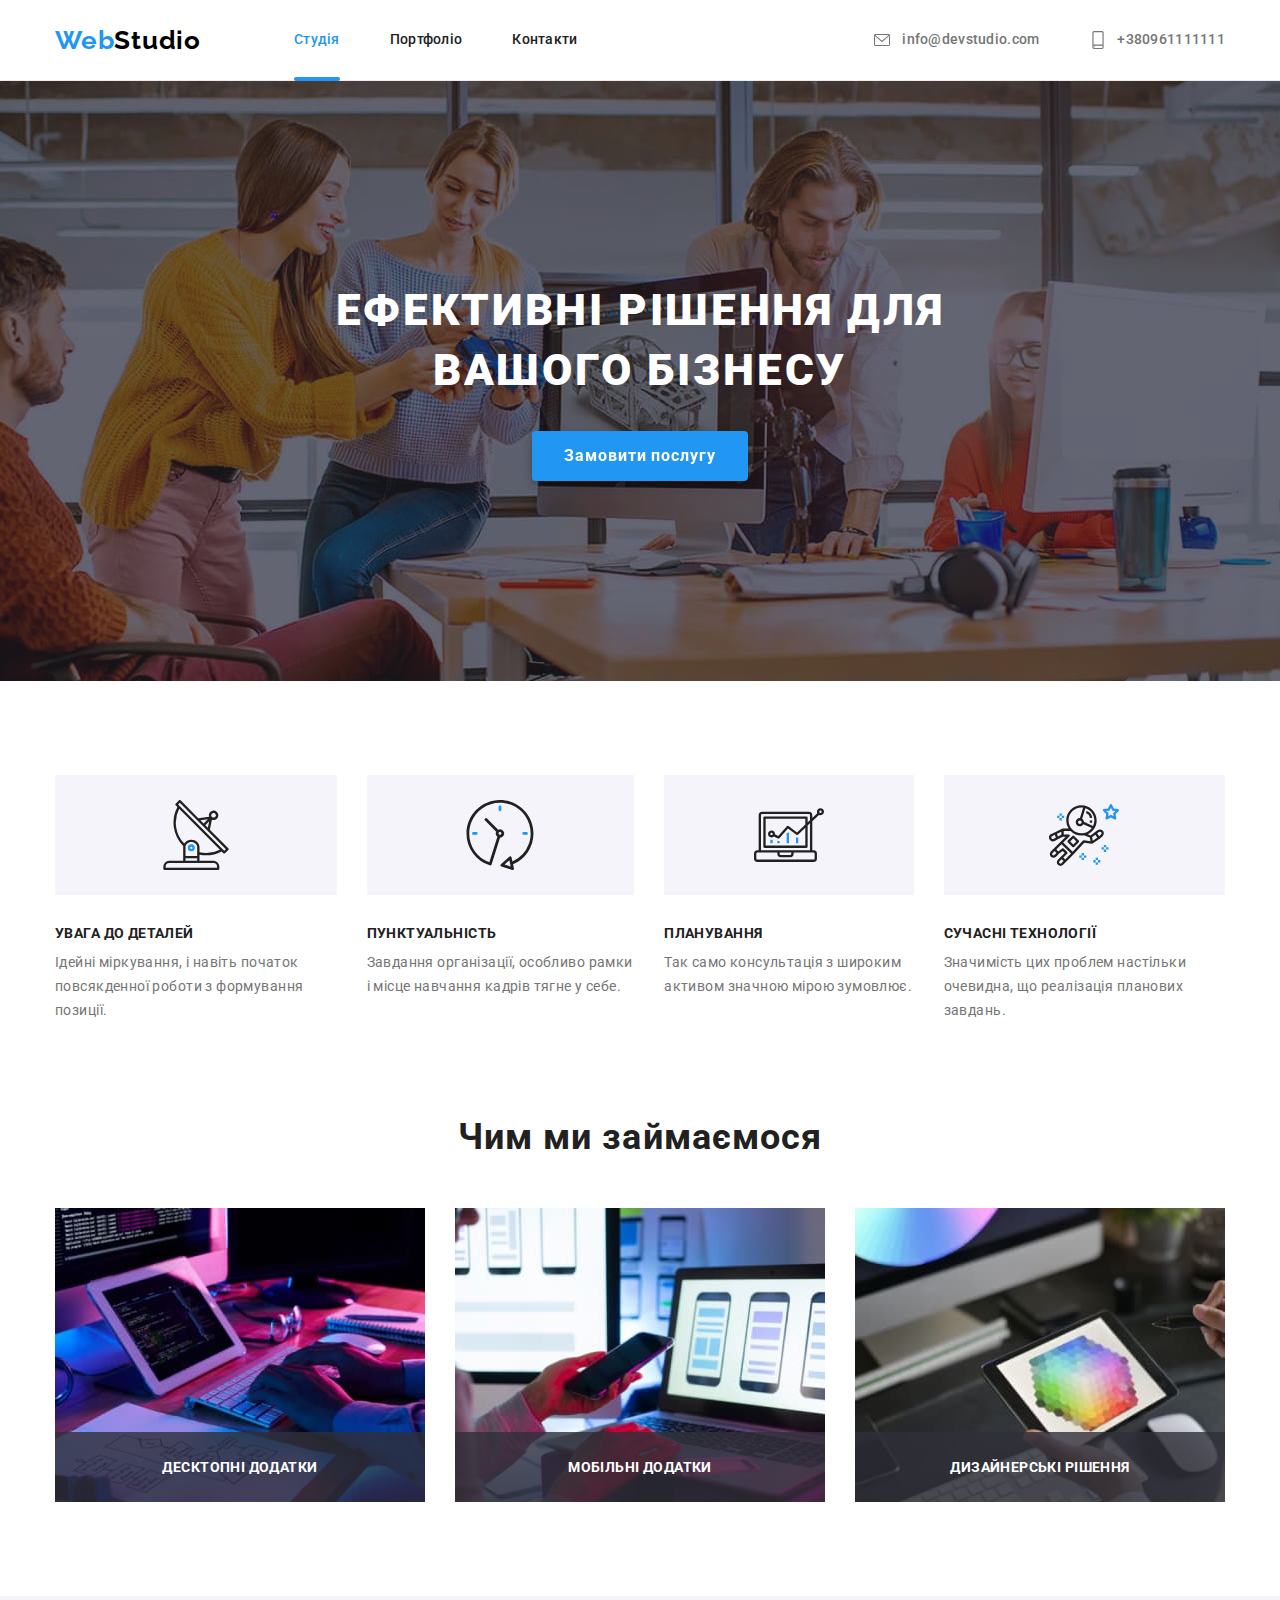
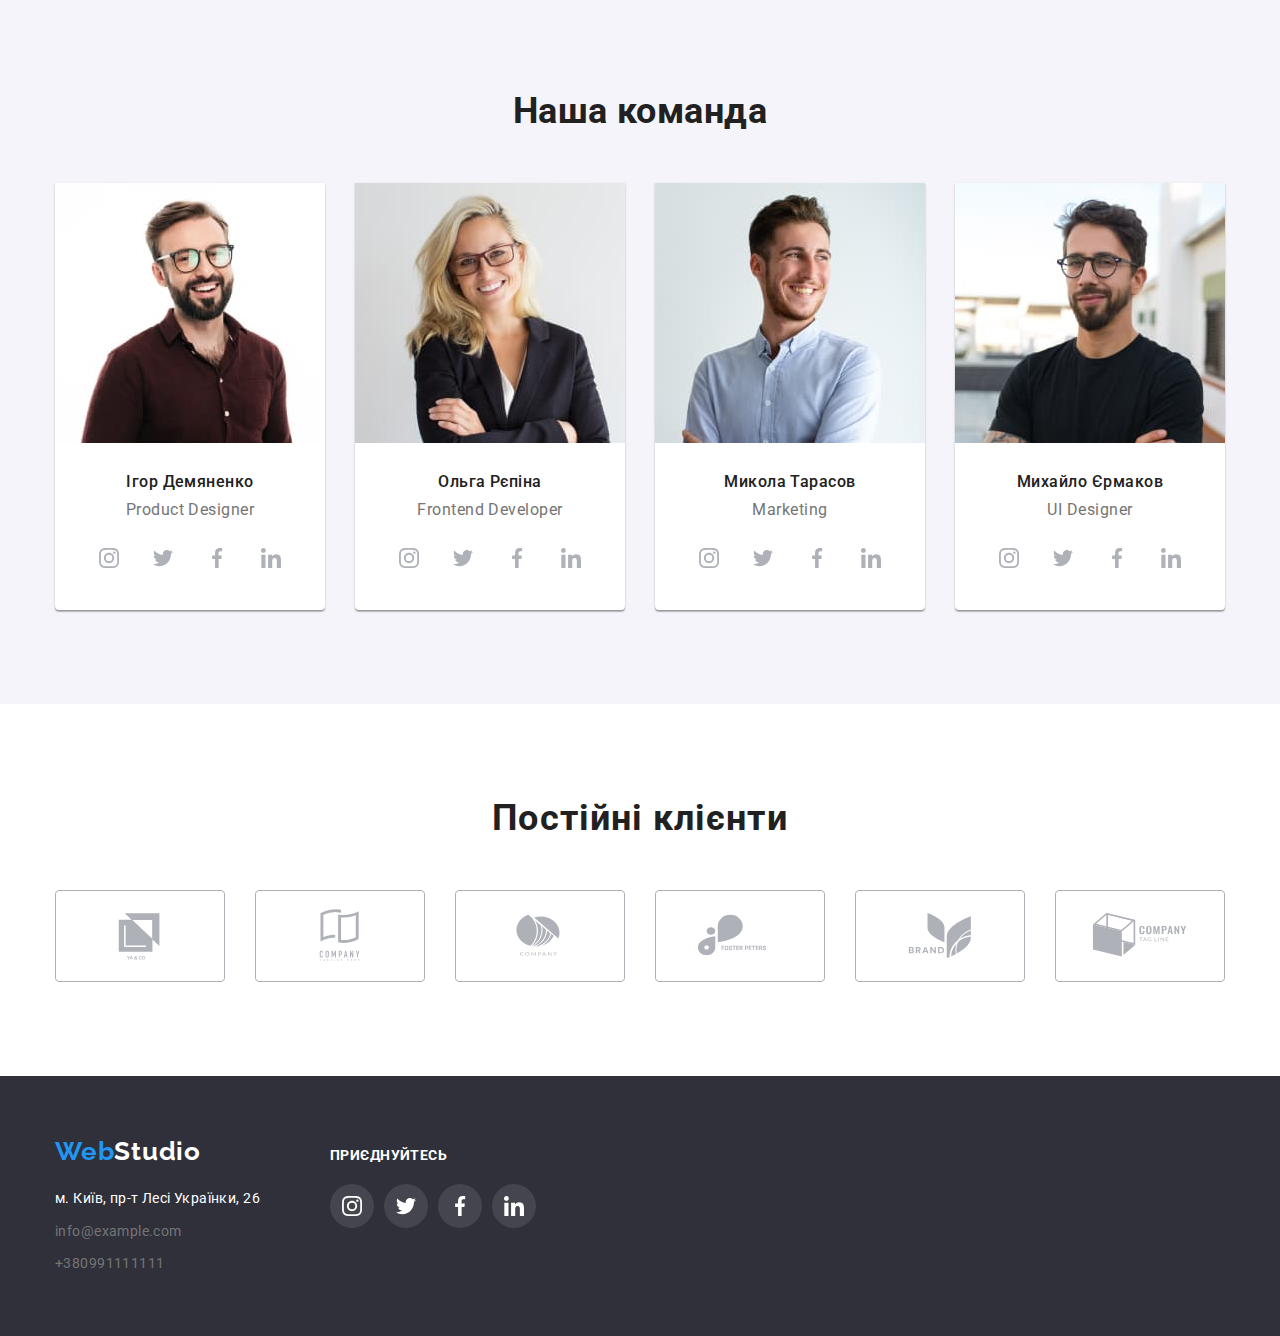
<file: index.html>
<!DOCTYPE html>
<html lang="uk">
  <head>
    <meta charset="UTF-8" />
    <meta http-equiv="X-UA-Compatible" content="IE=edge" />
    <meta name="viewport" content="width=device-width, initial-scale=1.0" />
    <title>Document</title>
    <link rel="preconnect" href="https://fonts.googleapis.com" />
    <link rel="preconnect" href="https://fonts.gstatic.com" crossorigin />
    <link
      href="https://fonts.googleapis.com/css2?family=Raleway:wght@700&family=Roboto:wght@400;500;700;900&display=swap"
      rel="stylesheet"
    />
    <link
      rel="stylesheet"
      href="https://cdnjs.cloudflare.com/ajax/libs/modern-normalize/1.1.0/modern-normalize.min.css"
    />
    <link rel="stylesheet" href="./css/style.css" />
  </head>
  <body>
    <!--шапка сайта-->
    <header class="page-header">
      <div class="box container">
        <nav class="main-nav">
          <a href="./index.html" class="logo"
            >Web<span class="logo-head">Studio</span>
          </a>
          <ul class="site-nav">
            <li class="item">
              <a href="#" class="link current">Студія</a>
            </li>
            <li class="item">
              <a href="./portfolio.html" class="link">Портфоліо</a>
            </li>
            <li class="item">
              <a href="#" class="link" class="link">Контакти</a>
            </li>
          </ul>
        </nav>
       
          <ul class="auth-nav contacts">
            <li class="item">
              <a href="mailto:info@devstudio.com" class="auth-nav-link"
                >
                <svg class="icon-envelope contact-icon" width="20" height="16">
                  <use href="./images/sprite.svg#icon-envelope">
                  </use>  
                </svg> 
                info@devstudio.com
                </a>
            </li>
            <li class="item">
              <a href="tel:+380961111111" class="auth-nav-link" 
              > <svg class="icon-smartphone contact-icon" width="18" height="24">
                <use href="./images/sprite.svg#icon-smartphone"></use>
              </svg>
              +380961111111
              </a>
            </li>
          </ul>
       
      </div>
    </header>
    <main>
      <!--герой-->

      <section class="hero">
        <div class="container">
        <h1 class="hero-title">Ефективні рішення для вашого бізнесу</h1>
        <button type="button" class="hero-button" data-modal-open >Замовити послугу</button>
        </div>

      </section>

      <!--вставка без заголовка-->
      <section class="section-features section">
        <div class="container">
          <h2 class="visually-hidden">Особливості</h2>
          <ul class="features">
            <li class="item">
              <div class="svg-box">
                <svg class="icon-antena">
                  <use href="./images/sprite.svg#icon-antena" width="70" heigh="70"></use>
                </svg>
              </div>
              <h3 class="features-title">Увага до деталей</h3>
              <p class="features-text">
                Ідейні міркування, і навіть початок повсякденної роботи з
                формування позиції.
              </p>
            </li>
            <li class="item">
             <div class="svg-box">
              <svg class="icon-clock">
                <use href="./images/sprite.svg#icon-clock" width="70" heigh="70" ></use>
              </svg>
             </div>
              <h3 class="features-title">Пунктуальність</h3>
              <p class="features-text">
                Завдання організації, особливо рамки і місце навчання кадрів
                тягне у себе.
              </p>

            </li>
            <li class="item">
              <div class="svg-box">
                <svg class="icon-diagram">
                  <use href="./images/sprite.svg#icon-diagram" width="70" heigh="70" ></use>
                </svg>
              </div>
              <h3 class="features-title">Планування</h3>
              <p class="features-text">
                Так само консультація з широким активом значною мірою зумовлює.
              </p>
            </li>
            <li class="item">
              <div class="svg-box">
                <svg class="icon-astronaut">
                  <use href="./images/sprite.svg#icon-astronaut" width="70" heigh="70"></use>
                </svg>
              </div>
              <h3 class="features-title">Сучасні технології</h3>
              <p class="features-text">
                Значимість цих проблем настільки очевидна, що реалізація
                планових завдань.
              </p>
            </li>
          </ul>
        </div>
      </section>
      <!--направления компании-->
      <section class="section-works section">
        <div class="container">
        
          <h2 class="works-title">Чим ми займаємося</h2>
          <ul class="works-list list">
           
            <li class="item works-style">
                 <img
                src="images/box1.jpg"
                alt="людина набирає код на клавіатурі, на планшеті"
                width="370"
              />  
              <p class="works-text">Десктопні додатки</p>
            </li>
            <li class="item works-style">
              <img
                src="images/box2.jpg"
                alt="жіноча рука тримає телефон перед екраном компьютера, де зображено три екрани телефони "
                width="370"
              />
              <p class="works-text">Мобільні додатки</p>
            </li>
            <li class="item works-style">
              <img
                src="images/box3.jpg"
                alt="дизайнер обирає колір із палітри на екрані планшета "
                width="370"
              />
              <p class="works-text">Дизайнерські рішення</p>
            </li>
          </ul>
        </div>
      </section>
      <!-- наша команда  -->
      <section class="section-team section">
        <div class="container">
        <h2 class="main-team-title">Наша команда</h2>
        
        <ul class="employee">
          <li class="item">
              <img
              src="./images/tc1.jpg"
              alt="фото дизайнера Ігор Демяненко"
              width="270"
            />
          <div class="team-style">
            <h3 class="team-title">Ігор Демяненко</h3>
            <p class="team-text" lang="en">Product Designer</p>
            <ul class="social-list">
              <li class="social-list-item">
                <a href="" class="social-list-link ">
                  <svg leng="en" aria-lable="instagram icon" class="social-list-icon" width="20" height="20">
                    <use href="./images/sprite.svg#icon-instagram"></use>
                  </svg>
                </a>
              </li>
              <li class="social-list-item">
                <a href="" class="social-list-link">
                  <svg leng="en" aria-lable="twitter icon" class="social-list-icon" width="20" height="20">
                    <use href="./images/sprite.svg#icon-twitter"></use>
                  </svg>
                </a>
              </li>
              <li class="social-list-item">
                <a href="" class="social-list-link">
                  <svg leng="en" aria-lable="facebook icon" class="social-list-icon" width="20" height="20">
                    <use href="./images/sprite.svg#icon-facebook"></use>
                  </svg>
                </a>
              </li>
              <li class="social-list-item">
                <a href="" class="social-list-link">
                  <svg leng="en" aria-lable="linkedin icon" class="social-list-icon" width="20" height="20">
                    <use href="./images/sprite.svg#icon-linkedin"></use>
                  </svg>
                </a>
              </li>
            </ul>
         </div>
          </li>
          <li class="item">
            <img
              src="./images/tc2.jpg"
              alt="фото фронт енд розробника Ольга Рєпіна"
              width="270"
            />
         <div class="team-style">
            <h3 class="team-title">Ольга Рєпіна</h3>
            <p class="team-text" lang="en">Frontend Developer</p>
            <ul class="social-list">
              <li class="social-list-item">
                <a href="" class="social-list-link ">
                  <svg leng="en" aria-lable="instagram icon" class="social-list-icon" width="20" height="20">
                    <use href="./images/sprite.svg#icon-instagram"></use>
                  </svg>
                </a>
              </li>
              <li class="social-list-item">
                <a href="" class="social-list-link">
                  <svg leng="en" aria-lable="twitter icon" class="social-list-icon" width="20" height="20">
                    <use href="./images/sprite.svg#icon-twitter"></use>
                  </svg>
                </a>
              </li>
              <li class="social-list-item">
                <a href="" class="social-list-link">
                  <svg leng="en" aria-lable="facebook icon" class="social-list-icon" width="20" height="20">
                    <use href="./images/sprite.svg#icon-facebook"></use>
                  </svg>
                </a>
              </li>
              <li class="social-list-item">
                <a href="" class="social-list-link">
                  <svg leng="en" aria-lable="linkedin icon" class="social-list-icon" width="20" height="20">
                    <use href="./images/sprite.svg#icon-linkedin"></use>
                  </svg>
                </a>
              </li>
            </ul>
         </div>
          </li>
          <li class="item">

            <img
              src="./images/tc3.jpg"
              alt="фото маркетолога Микола Тарасов"
              width="270"
            />
          <div class="team-style">
             <h3 class="team-title">Микола Тарасов</h3>
             <p class="team-text" lang="en">Marketing</p>
             <ul class="social-list">
              <li class="social-list-item">
                <a href="" class="social-list-link ">
                  <svg leng="en" aria-lable="instagram icon" class="social-list-icon" width="20" height="20">
                    <use href="./images/sprite.svg#icon-instagram"></use>
                  </svg>
                </a>
              </li>
              <li class="social-list-item">
                <a href="" class="social-list-link">
                  <svg leng="en" aria-lable="twitter icon" class="social-list-icon" width="20" height="20">
                    <use href="./images/sprite.svg#icon-twitter"></use>
                  </svg>
                </a>
              </li>
              <li class="social-list-item">
                <a href="" class="social-list-link">
                  <svg leng="en" aria-lable="facebook icon" class="social-list-icon" width="20" height="20">
                    <use href="./images/sprite.svg#icon-facebook"></use>
                  </svg>
                </a>
              </li>
              <li class="social-list-item">
                <a href="" class="social-list-link">
                  <svg leng="en" aria-lable="linkedin icon" class="social-list-icon" width="20" height="20">
                    <use href="./images/sprite.svg#icon-linkedin"></use>
                  </svg>
                </a>
              </li>
            </ul>
          </div>  
          </li>
          <li class="item">
            
            <img
              src="./images/tc4.jpg"
              alt="фото Юай дизайнера Михайло Єрмаков"
              width="270"
            />
            <div class="team-style">
              <h3 class="team-title">Михайло Єрмаков</h3>
              <p class="team-text" lang="en">UI Designer</p>
              <ul class="social-list">
              <li class="social-list-item">
                <a href="" class="social-list-link ">
                  <svg leng="en" aria-lable="instagram icon" class="social-list-icon" width="20" height="20">
                    <use href="./images/sprite.svg#icon-instagram"></use>
                  </svg>
                </a>
              </li>
              <li class="social-list-item">
                <a href="" class="social-list-link">
                  <svg leng="en" aria-lable="twitter icon" class="social-list-icon" width="20" height="20">
                    <use href="./images/sprite.svg#icon-twitter"></use>
                  </svg>
                </a>
              </li>
              <li class="social-list-item">
                <a href="" class="social-list-link">
                  <svg leng="en" aria-lable="facebook icon" class="social-list-icon" width="20" height="20">
                    <use href="./images/sprite.svg#icon-facebook"></use>
                  </svg>
                </a>
              </li>
              <li class="social-list-item">
                <a href="" class="social-list-link">
                  <svg leng="en" aria-lable="linkedin icon" class="social-list-icon" width="20" height="20">
                    <use href="./images/sprite.svg#icon-linkedin"></use>
                  </svg>
                </a>
              </li>
            </ul>
            </div>
          
          </li>
        </ul>
        </div>
      </section>
      <!-- ========clients======== -->
      <section class="section">
        <div class="container">
          <h2 class="clients-title">
            Постійні клієнти
          </h2>
        <ul class="client-box">
          <li class="client-list">
          <a href="#" class="clients-link">
            
               <svg aria-label="логотип компанії" class="clients-logo"  width="106" height="60">
              <use href="./images/sprite.svg#icon-Logo1"></use>
            </svg>
            
           
          </a>
          </li>
          <li class="client-list">
            <a href="#" class="clients-link">
            
              <svg aria-label="логотип компанії" class="clients-logo" width="106" height="60">
                <use href="./images/sprite.svg#icon-logo2"></use>
              </svg>
            
            </a>
          </li>
          <li class="client-list">
            <a href="#" class="clients-link">
             
                <svg aria-label="логотип компанії" class="clients-logo" width="106" height="60">
                  <use href="./images/sprite.svg#icon-logo3"></use>
                </svg>
              
            </a>
          </li>
          <li class="client-list">
            <a href="#" class="clients-link">
              
                 <svg aria-label="логотип компанії" class="clients-logo" width="106" height="60">
                <use href="./images/sprite.svg#icon-logo4" w></use>
              </svg>
              
             
            </a></li>
          <li class="client-list">
            <a href="#" class="clients-link ">
               
                 <svg aria-label="логотип компанії" class="clients-logo" width="106" height="60">
                <use href="./images/sprite.svg#icon-logo5"></use>
              </svg>
              
            </a>
          </li>
          <li class="client-list">
            <a href="#" class="clients-link ">
               <!-- <div class="clients"> -->
                 <svg aria-label="логотип компанії" class="clients-logo" width="106" height="60">
                <use href="./images/sprite.svg#icon-logo6"></use>
              </svg>
              <!-- </div> -->
            </a>
          </li>
        </ul>
        </div>
       
      </section>
    </main>
    <footer class="page-footer">
        <div class="container footer-box">
          <div class="footer-contacts">
             <a href="./index.html" class="logo-web-foot"
        >Web<span class="logo-foot">Studio</span></a
      >
      <address class="footer-address">
        
          <ul class="footer-contacts-link list">
            <li class="item">
              <a
                href="https://goo.gl/maps/buH3xEs2t7yoEVax5"
                class="footer-link link"
                target="_blank"
                rel="noopener nofollow"
                ><span class="adress-link"
                  >м. Київ, пр-т Лесі Українки, 26</span
                >
              </a>
            </li>
            <li class="item">
              <a href="mailto:info@example.com" class="footer-link-mail link"
                >info@example.com</a
              >
            </li>
            <li class="item">
              <a href="tel:+38099111111" class="footer-link-tel link"
                >+380991111111</a
              >
            </li>
          </ul>
          </div>
     
          <div class="join">
          <p class="join-title">Приєднуйтесь</p>
          <ul class="join-box">
            <li class="join-list-item">
              <a href="" class="join-list-link">
                <svg class="join-list-icon">
                <use href="./images/sprite.svg#icon-instagram" width="20" heigh="20"></use>
              </svg>
              </a>
              
            </li>
            <li class="join-list-item">
              <a href="" class="join-list-link">
                 <svg class="join-list-icon">
                <use href="./images/sprite.svg#icon-twitter" width="20" heigh="20"></use>
              </svg>
              </a>
             
            </li>
            <li class="join-list-item">
              <a href="" class="join-list-link">
                 <svg class="join-list-icon">
                <use href="./images/sprite.svg#icon-facebook" width="20" heigh="20"></use>
              </svg>
              </a>
             
            </li>
            <li class="join-list-item">
              <a href="" class="join-list-link">
                <svg class="join-list-icon">
                <use href="./images/sprite.svg#icon-linkedin" width="20" heigh="20"></use>
              </svg>
              </a>
              
            </li>
          </ul>
        </div>
        </div>
        
      </address>
    </footer>

    <div class="backdrop is-hidden" data-modal>
      <div class="modal">
        <button type="button" class="modal-close-btn" data-modal-close>
          <svg class="modal-close-icon" width="18" height="18">
            <use href="./images//sprite.svg#icon-close"></use>
          </svg>
        </button>
      </div>
    </div>

    <script src="./js/modal.js"></script>
  </body>
</html>
</file>
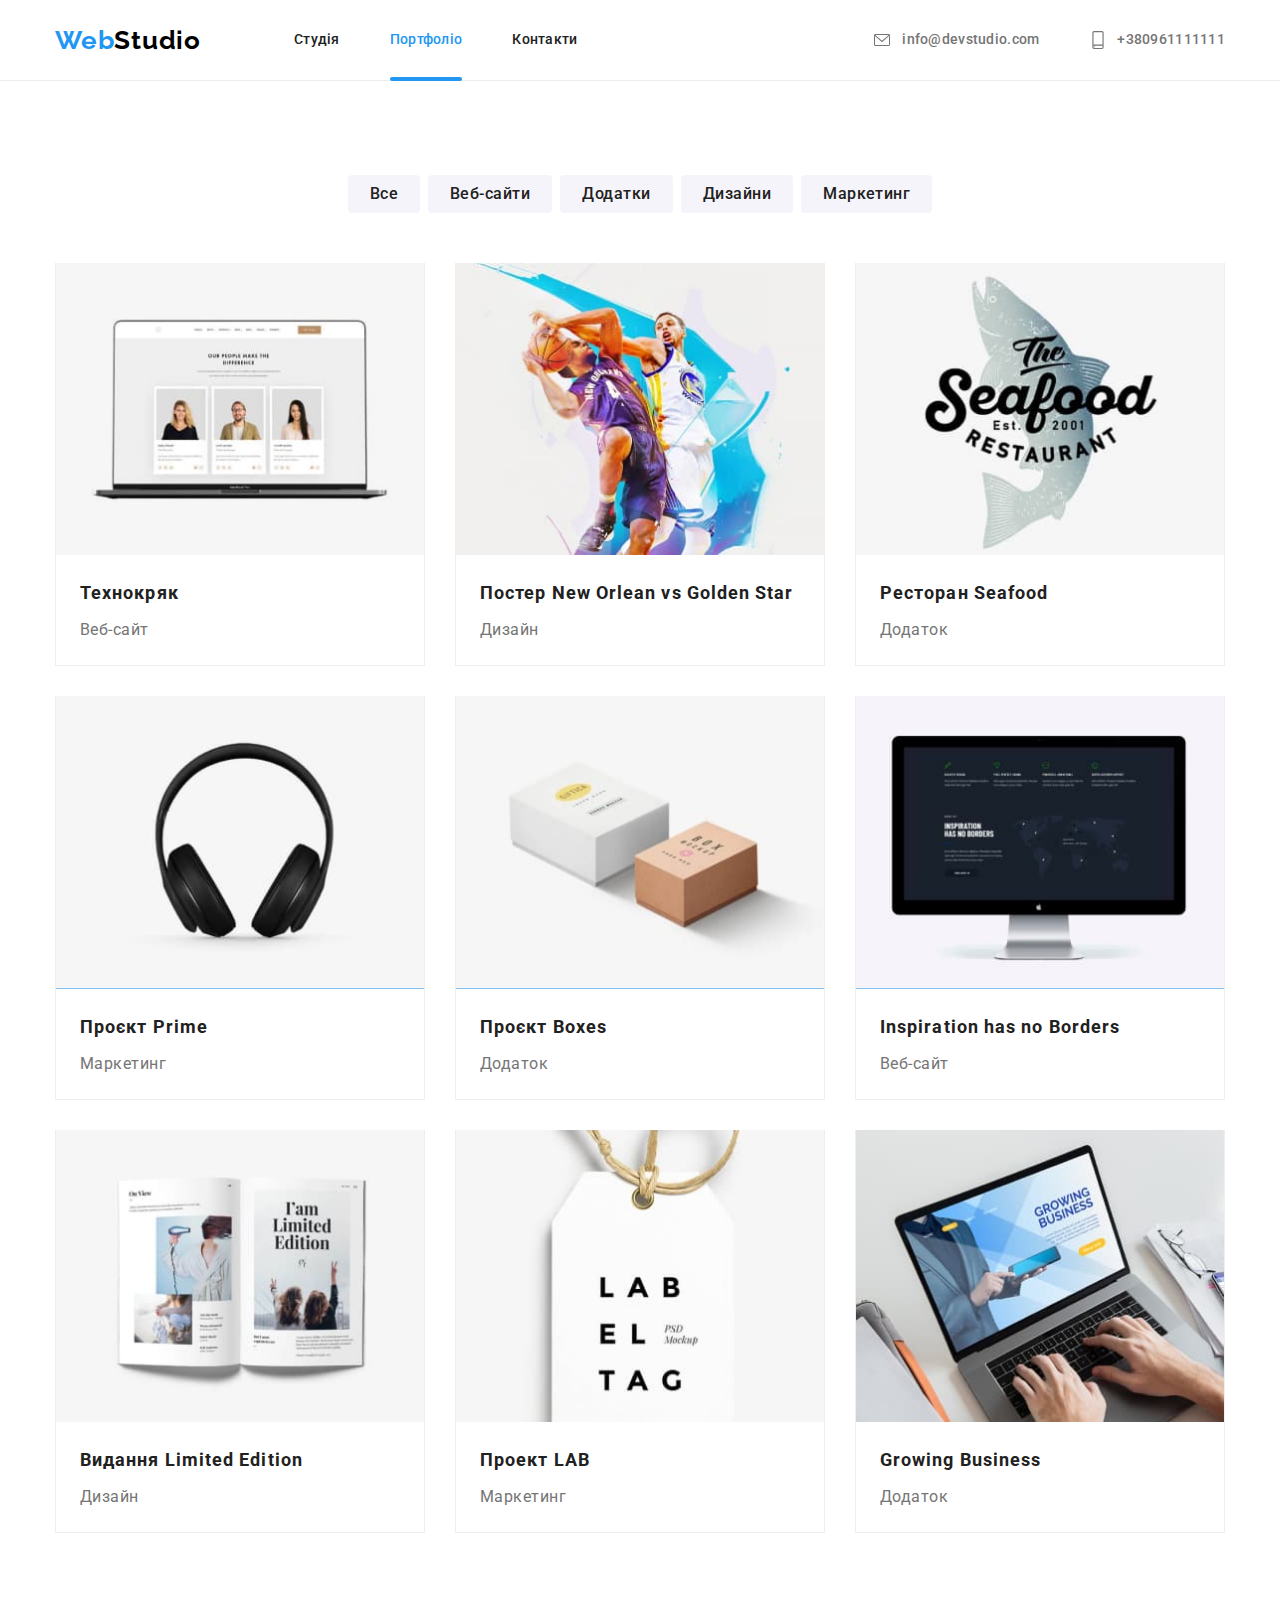
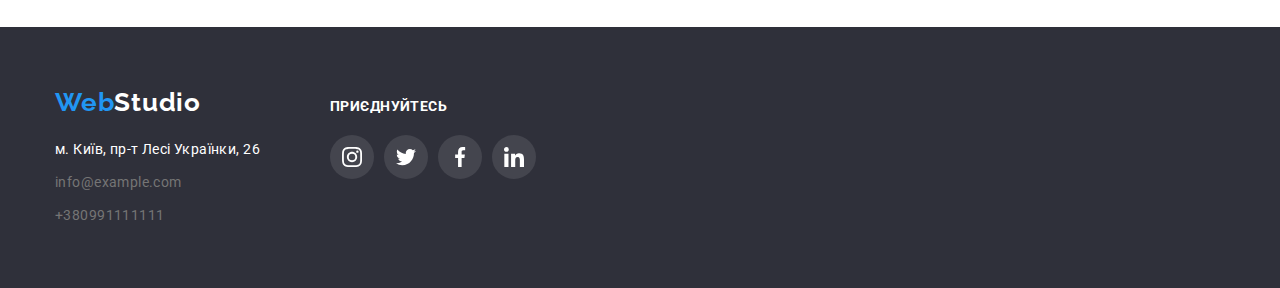
<file: portfolio.html>
<!DOCTYPE html>
<html lang="uk">
  <head>
    <meta charset="UTF-8" />
    <meta http-equiv="X-UA-Compatible" content="IE=edge" />
    <meta name="viewport" content="width=device-width, initial-scale=1.0" />
    <title>Document</title>
    <link rel="preconnect" href="https://fonts.googleapis.com" />
    <link rel="preconnect" href="https://fonts.gstatic.com" crossorigin />
    <link
      href="https://fonts.googleapis.com/css2?family=Raleway:wght@700&family=Roboto:wght@400;500;700;900&display=swap"
      rel="stylesheet"
    />
    <link
      rel="stylesheet"
      href="https://cdnjs.cloudflare.com/ajax/libs/modern-normalize/1.1.0/modern-normalize.min.css"
    />
    <link rel="stylesheet" href="./css/style.css" />
  </head>

  <body>
    <header class="page-header">
      <div class="box container">
        <nav class="main-nav">
          <a href="./index.html" class="logo"
            >Web<span class="logo-head">Studio</span>
          </a>
          <ul class="site-nav">
            <li class="item"><a href="./index.html" class="link">Студія</a></li>
            <li class="item">
              <a href="./portfolio.html" class="link current">Портфоліо</a>
            </li>
            <li class="item">
              <a href="#" class="link" class="link">Контакти</a>
            </li>
          </ul>
        </nav>
       
           <ul class="auth-nav contacts">
            <li class="item">
              <a href="mailto:info@devstudio.com" class="auth-nav-link"
                >
                <svg class="icon-envelope contact-icon" width="20" height="16">
                  <use href="./images/sprite.svg#icon-envelope">
                  </use>  
                </svg> 
                info@devstudio.com
                </a>
            </li>
            <li class="item">
              <a href="tel:+380961111111" class="auth-nav-link" 
              > <svg class="icon-smartphone contact-icon" width="18" height="24">
                <use href="./images/sprite.svg#icon-smartphone"></use>
              </svg>
              +380961111111
              </a>
            </li>
          </ul>
       
      </div>
    </header>
    <main>
      <section class="section">
      
          
          <div class="container">
            <h1 class="visually-hidden">selector</h1>

            <ul class="select-menu">
          <li>
            <button type="button" class="select-button">Все</button>
          </li>
          <li>
            <button type="button" class="select-button">Веб-сайти</button>
          </li>
          <li>
            <button type="button" class="select-button">Додатки</button>
          </li>
          <li>
            <button type="button" class="select-button">Дизайни</button>
          </li>
          <li>
            <button type="button" class="select-button">Маркетинг</button>
          </li>
        </ul>
     
        

        <ul class="select-menu-img">
          <li class="img-list">
            <a href="#" class="select-link">
              <div class="portfolio-wrapper">
              <img
                src="./images/1.jpg"
                alt="відкритий ноутбук з веб-сайтом на екрані"
                width="370"
              />
              <p class="overlay">
              Ресурс пропонує комплексні пропозиції з різним рівнем функціоналу та сервісів. Все це дозволить відвідувачу отримати вичерпні відомості про компанію чи приватну особу.
              </p>
              </div>

              <div class="portfolio-text">
              <h2 class="projects-title">Технокряк</h2>
              <p class="projects-text">Веб-сайт</p>
              </div>

            </a>
          </li>
          <li class="img-list">
            <a href="#" class="select-link">
              <div class="portfolio-wrapper">
                 <img
                src="./images/2.jpg"
                alt="два баскетболісти боряться за мяч"
                width="370"
              />
              <p class="overlay">
              Ресурс пропонує комплексні пропозиції з різним рівнем функціоналу та сервісів. Все це дозволить відвідувачу отримати вичерпні відомості про компанію чи приватну особу.
              </p>
              </div>
             
              <div class="portfolio-text">
                <h2 class="projects-title">Постер New Orlean vs Golden Star</h2>
              <p class="projects-text">Дизайн</p>
              </div>
              
            </a>
          </li>
          <li class="img-list">
            <a href="#" class="select-link">
              <div class="portfolio-wrapper">
                 <img
                src="./images/3.jpg"
                alt="логотип ресторана seafood"
                width="370"
              />
              <p class="overlay">
              Ресурс пропонує комплексні пропозиції з різним рівнем функціоналу та сервісів. Все це дозволить відвідувачу отримати вичерпні відомості про компанію чи приватну особу.
              </p>
              </div>
             
              <div class="portfolio-text">
              <h2 class="projects-title">Ресторан Seafood</h2>
              <p class="projects-text">Додаток</p>
              </div>
             
            </a>
          </li>
          <li class="img-list">
            <a href="#" class="select-link">
              <div class="portfolio-wrapper">
              <img
               src="./images/4.jpg" alt="великі навушники" width="370"
              />
              <p class="overlay">
              Ресурс пропонує комплексні пропозиції з різним рівнем функціоналу та сервісів. Все це дозволить відвідувачу отримати вичерпні відомості про компанію чи приватну особу.
              </p>
              </div>

              <div class="portfolio-text">
                <h2 class="projects-title">Проєкт Prime</h2>
              <p class="projects-text">Маркетинг</p>
              </div>
            </a>
          </li>
          <li class="img-list">
            <a href="#" class="select-link">
              <div class="portfolio-wrapper">
              <img
                src="./images/5.jpg"
                alt="дві коробки з логотипами"
                width="370"
              />
              <p class="overlay">
              Ресурс пропонує комплексні пропозиції з різним рівнем функціоналу та сервісів. Все це дозволить відвідувачу отримати вичерпні відомості про компанію чи приватну особу.
              </p>
              </div>

              <div class="portfolio-text">
                 <h2 class="projects-title">Проєкт Boxes</h2>
              <p class="projects-text">Додаток</p>
            </div>
             
            </a>
          </li>
          <li class="img-list">
            <a href="#" class="select-link">
              <div class="portfolio-wrapper">
                <img
                src="./images/6.jpg"
                alt="монітор на якому відкрито сайт"
                width="370"
              />
              <p class="overlay">
              Ресурс пропонує комплексні пропозиції з різним рівнем функціоналу та сервісів. Все це дозволить відвідувачу отримати вичерпні відомості про компанію чи приватну особу.
              </p>
              </div>
              
              <div class="portfolio-text">
                <h2 class="projects-title">Inspiration has no Borders</h2>
              <p class="projects-text">Веб-сайт</p>
              </div>
              
            </a>
          </li>
          <li class="img-list">
            <a href="#" class="select-link">
              <div class="portfolio-wrapper">
                <img
                src="./images/7.jpg"
                alt="відкрита книга з ілюстраціями"
                width="370"
              />
              <p class="overlay">
              Ресурс пропонує комплексні пропозиції з різним рівнем функціоналу та сервісів. Все це дозволить відвідувачу отримати вичерпні відомості про компанію чи приватну особу.
              </p>
              </div>
              
              <div class="portfolio-text">
                 <h2 class="projects-title">Видання Limited Edition</h2>
              <p class="projects-text">Дизайн</p>
             </div>
             
            </a>
          </li>
          <li class="img-list">
            <a href="#" class="select-link">
              <div class="portfolio-wrapper">
                 <img
                src="./images/8.jpg"
                alt="бірка із логотипом lable"
                width="370"
              />
              <p class="overlay">
              Ресурс пропонує комплексні пропозиції з різним рівнем функціоналу та сервісів. Все це дозволить відвідувачу отримати вичерпні відомості про компанію чи приватну особу.
              </p>
              </div>
             
              <div class="portfolio-text">
                <h2 class="projects-title">Проект LAB</h2>
              <p class="projects-text">Маркетинг</p>
            </div>
            </a>
          </li>
          <li class="img-list">
            <a href="#" class="select-link">
              <div class="portfolio-wrapper">
                <img
                src="./images/9.jpg"
                alt="ноутбук з віткритим додатком на екрані"
                width="370"
              />
              <p class="overlay">
              Ресурс пропонує комплексні пропозиції з різним рівнем функціоналу та сервісів. Все це дозволить відвідувачу отримати вичерпні відомості про компанію чи приватну особу.
              </p>
              </div>
              
              
              <div class="portfolio-text">
              <h2 class="projects-title">Growing Business</h2>
              <p class="projects-text">Додаток</p>
              </div>

            </a>
          </li>
        </ul>
        </div>
       
        
      </section>
    </main>

     <footer class="page-footer">
        <div class="container footer-box">
          <div class="footer-contacts">
             <a href="./index.html" class="logo-web-foot"
        >Web<span class="logo-foot">Studio</span></a
      >
      <address class="footer-address">
        
          <ul class="footer-contacts-link list">
            <li class="item">
              <a
                href="https://goo.gl/maps/buH3xEs2t7yoEVax5"
                class="footer-link link"
                target="_blank"
                rel="noopener nofollow"
                ><span class="adress-link"
                  >м. Київ, пр-т Лесі Українки, 26</span
                >
              </a>
            </li>
            <li class="item">
              <a href="mailto:info@example.com" class="footer-link-mail link"
                >info@example.com</a
              >
            </li>
            <li class="item">
              <a href="tel:+38099111111" class="footer-link-tel link"
                >+380991111111</a
              >
            </li>
          </ul>
          </div>
     
          <div class="join">
          <p class="join-title">Приєднуйтесь</p>
          <ul class="join-box">
            <li class="join-list-item">
              <a href="" class="join-list-link">
                <svg class="join-list-icon">
                <use href="./images/sprite.svg#icon-instagram" width="20" heigh="20"></use>
              </svg>
              </a>
              
            </li>
            <li class="join-list-item">
              <a href="" class="join-list-link">
                 <svg class="join-list-icon">
                <use href="./images/sprite.svg#icon-twitter" width="20" heigh="20"></use>
              </svg>
              </a>
             
            </li>
            <li class="join-list-item">
              <a href="" class="join-list-link">
                 <svg class="join-list-icon">
                <use href="./images/sprite.svg#icon-facebook" width="20" heigh="20"></use>
              </svg>
              </a>
             
            </li>
            <li class="join-list-item">
              <a href="" class="join-list-link">
                <svg class="join-list-icon">
                <use href="./images/sprite.svg#icon-linkedin" width="20" heigh="20"></use>
              </svg>
              </a>
              
            </li>
          </ul>
        </div>
        </div>
        
      </address>
    </footer>
  </body>
</html>
</file>
<file: css/style.css>
/* background color #f5f5f5
title text color  #212121
primary text color #757575
accent color #2196F3
button text accent color #FFFFFF
logo #2196F3
footer #2F303A*/
:root {
  --primary-text-color: #757575;
  --title-text-color: #212121;
  --accent-color: #2196f3;
  --primary-bg-color: #ffffff;
  --button-accent-color: #188ce8;
  --button-bg-color: #f5f4fa;
  --primary-link-color: #afb1b8;
  --animation-dur-dir: 250ms cubic-bezier(0.4, 0, 0.2, 1);
  --card-set-gap: 30px;
  --card-shadow: rgba(0, 0, 0, 0.12), 0px 1px 1px rgba(0, 0, 0, 0.14),
    0px 2px 1px rgba(0, 0, 0, 0.2);

  /*    #EEEEEE   #ECECEC */
}
body {
  background-color: var(--primary-bg-color);
  color: var(--primary-text-color);
  font-family: "Roboto", sans-serif;
  font-size: 14px;
  letter-spacing: 0.03em;
}
h1,
h2,
h3,
p {
  margin: 0;
  padding: 0;
}

img {
  display: block;
  max-width: 100%;
  height: auto;
  margin: 0;
}
ul,
ol {
  list-style: none;
  padding: 0;
  margin-top: 0;
  margin-bottom: 0;
}
.section {
  padding-top: 94px;
  padding-bottom: 94px;
}
.container {
  padding-right: 15px;
  padding-left: 15px;
  margin-left: auto;
  margin-right: auto;
  width: 1200px;
  /* outline: 2px solid red; */
}
/* .list {

} */

.link {
  text-decoration: none;
}

/* ================logo================= */
.logo {
  /* margin-left: 215px; */
  display: flex;
  align-items: center;

  color: var(--accent-color);
  text-decoration: none;
  font-family: "Raleway";
  font-style: normal;
  font-weight: 700;
  font-size: 26px;
  line-height: 1.19;
  letter-spacing: 0.03em;
}
.logo-head {
  align-items: center;

  color: #000000;
  text-decoration: none;
  font-family: "Raleway";
  font-style: normal;
  font-weight: 700;
  font-size: 26px;
  line-height: 1.19;
  letter-spacing: 0.03em;
}

/* ===============hidden h1====================== */
.visually-hidden {
  position: absolute;
  white-space: nowrap;
  width: 1px;
  height: 1px;
  overflow: hidden;
  border: 0;
  padding: 0;
  clip: rect(0 0 0 0);
  clip-path: inset(50%);
  margin: -1px;
}
/* ======================header=================== */
.page-header {
  border-bottom: 1px solid #ececec;
}

/* =====================site-nav=================== */

.box {
  justify-content: space-between;
  justify-content: center;

  display: flex;
  /* width: 1600px; */
}

.main-nav {
  display: flex;
  justify-content: center;
}
.contacts {
  display: flex;
  align-items: center;
  margin-left: auto;
  /* margin-left: 344px; */
}

.site-nav {
  margin-left: 93px;
  display: flex;
  column-gap: 50px;
}

.site-nav .link {
  display: block;
  padding-top: 32px;
  padding-bottom: 32px;

  color: #212121;
  text-decoration: none;
  font-family: "Roboto";
  font-style: normal;
  font-weight: 500;
  font-size: 14px;
  line-height: 1.14;
  letter-spacing: 0.02em;

  position: relative;
  transition: color var(--animation-dur-dir);
}
.site-nav .link:hover,
.site-nav .link:focus {
  color: var(--accent-color);
}

.site-nav .link.current {
  color: var(--accent-color);
}
.site-nav .link.current::after {
  content: "";

  display: block;
  width: 100%;
  height: 4px;
  border-radius: 2px;
  background-color: var(--accent-color);

  position: absolute;
  left: 0;
  bottom: 0;
  margin-bottom: -1px;
}

.auth-nav .item {
  display: flex;
  justify-content: center;
  margin-left: auto;
}
.icon-envelope {
  margin-right: 10px;

  /* transition: fill var(--animation-dur-dir); */
  /* width: 16px;
  height: 12px; */
}
.icon-smartphone {
  /* transition: fill var(--animation-dur-dir); */
  margin-right: 10px;
  /* width: 10px;
  height: 16px; */
}

.auth-nav .item + .item {
  margin-left: 50px;
}

.auth-nav-link {
  display: flex;
  align-items: center;

  color: var(--primary-text-color);
  text-decoration: none;
  font-weight: 500;
  font-size: 14px;
  line-height: 1.14;
  letter-spacing: 0.02em;

  transition: color var(--animation-dur-dir);
}
.contact-icon {
  fill: currentColor;
  transition: fill var(--animation-dur-dir);
}
.auth-nav-link:hover,
.auth-nav-link:focus {
  color: var(--accent-color);
}
.auth-nav-link:hover .contact-icon,
.auth-nav-link:focus .contact-icon {
  fill: var(--accent-color);
}

/* .header-mail::before {
  content: "";
  display: inline-flex;
  margin-right: 10px;
  width: 16px;
  height: 12px;
} */
/* ==================hero================== */

/* padding-bottom: 200px;
  padding-top: 200px; */
/* height: 600px; */

/* outline: 2px solid red; */
/* background-color: #2f303a; */
/* text-align: center; */

.hero {
  padding-bottom: 200px;
  padding-top: 200px;
  text-align: center;
  height: 600px;
  max-width: 1600px;
  margin-left: auto;
  margin-right: auto;
  background-image: linear-gradient(
      to right,
      rgba(47, 48, 58, 0.4),
      rgba(47, 48, 58, 0.4)
    ),
    url(../images/hero-img.jpg);
  background-size: cover;
  background-position: center;
  background-repeat: no-repeat;
  background-color: #c4c4c4;
}
.hero-title {
  width: 696px;
  margin: 0 auto;
  margin-bottom: 30px;

  color: #ffffff;
  font-weight: 900;
  font-size: 44px;
  line-height: 1.36;
  text-align: center;
  letter-spacing: 0.06em;
  text-transform: uppercase;
}
.hero-button:hover,
.hero-button:focus {
  color: #ffffff;
  background-color: var(--button-accent-color);
}
.hero-button {
  padding: 10px 32px;
  background-color: #2196f3;
  color: #ffffff;
  font-family: inherit;
  font-weight: 700;
  font-size: 16px;
  line-height: 1.88;
  letter-spacing: 0.06em;
  cursor: pointer;
  align-items: center;
  filter: drop-shadow(0px 4px 4px rgba(0, 0, 0, 0.25));
  border-radius: 4px;
  border: none;

  transition: background-color var(--animation-dur-dir);
}

/* ============features============= */
/* .section-features{

padding-right: 15px;
padding-left: 15px;

} */
.features {
  display: flex;
  column-gap: 30px;

  justify-content: center;

  background-color: var(--primary-bg-color);
}
.svg-box {
  display: flex;
  align-items: center;
  justify-content: center;
  height: 120px;
  background-color: #f5f4fa;
  margin-bottom: 30px;
}
.icon-antena {
  justify-content: center;
  align-items: center;
  width: 70px;
  height: 70px;
}
.icon-clock {
  justify-content: center;
  align-items: center;
  width: 70px;
  height: 70px;
}
.icon-diagram {
  justify-content: center;
  align-items: center;
  width: 70px;
  height: 70px;
}
.icon-astronaut {
  justify-content: center;
  align-items: center;
  width: 70px;
  height: 70px;
}
.features-title {
  margin-bottom: 10px;

  color: var(--title-text-color);
  font-weight: 700;
  font-size: 14px;
  line-height: 1.17;
  text-transform: uppercase;
}
.features-text {
  font-weight: normal;
  font-size: 14px;
  line-height: 1.7;
  letter-spacing: 0.3;
}

/* ==================works=================== */
.section-works {
  padding-top: 0;
}

.works-title {
  margin-bottom: 50px;

  color: var(--title-text-color);
  font-weight: 700;
  font-size: 36px;
  line-height: 1.16;
  text-align: center;
  letter-spacing: 0.03em;
  /* padding-top: 108px; */
}
.works-list {
  display: flex;
  /* flex-wrap: wrap; */
  gap: 30px;
}
.works-style {
  position: relative;
}
.works-text {
  position: absolute;
  bottom: 0;

  background-color: rgba(47, 48, 58, 0.8);
  color: white;
  /* padding-top: 27px; */
  height: 70px;
  width: 100%;
  /* text-align: center; */
  font-weight: 700;
  font-size: 14px;
  /* letter-spacing: 0.03em; */
  line-height: 1.17;
  text-transform: uppercase;
  display: flex;
  align-items: center;
  justify-content: center;
}

/*=================== our team ====================== */

.section-team {
  background-color: #f5f4fa;
}
.employee {
  display: flex;
  /* flex-wrap: wrap; */
  margin-left: calc(-1 * var(--card-set-gap));
  margin-top: calc(-1 * var(--card-set-gap));
}

.employee .item {
  flex-basis: calc(100% / 4 - var(--card-set-gap));
  margin-left: var(--card-set-gap);
  margin-top: var(--card-set-gap);

  background: #ffffff;
  /* material shadow v1 */

  box-shadow: 0px 1px 3px rgba(0, 0, 0, 0.12), 0px 1px 1px rgba(0, 0, 0, 0.14),
    0px 2px 1px rgba(0, 0, 0, 0.2);
  border-radius: 0px 0px 4px 4px;
}

.main-team-title {
  margin-bottom: 50px;

  color: var(--title-text-color);
  font-weight: 700;
  font-size: 36px;
  line-height: 1.17;
  text-align: center;
  letter-spacing: 0.03;
}

.team-title {
  margin-bottom: 10px;

  color: var(--title-text-color);
  font-weight: 500;
  font-size: 16px;
  line-height: 1.18;
  text-align: center;
  letter-spacing: 0.03em;
}
.team-text {
  margin-bottom: 16px;

  color: var(--primary-text-color);
  font-size: 16px;
  line-height: 1.17;
  text-align: center;
  letter-spacing: 0.03em;
}

.team-style {
  padding: 30px 0;
}
.social-list-icon {
  fill: currentColor;
  width: 20px;
  height: 20px;
}
.social-list-link {
  display: flex;
  align-items: center;
  justify-content: center;
  width: 44px;
  height: 44px;
  border-radius: 50%;
  color: var(--primary-link-color);
  background-color: #ffffff;

  transition: color var(--animation-dur-dir),
    background-color var(--animation-dur-dir);
}
.social-list-link:hover,
.social-list-link:focus {
  background-color: var(--accent-color);
  color: var(--primary-bg-color);
}

.social-list {
  display: flex;
  justify-content: center;
  column-gap: 10px;
}

/* =============clients============= */
.client-box {
  display: flex;
  /* align-items: center;
  justify-content: center; */

  column-gap: 30px;
  /* padding-bottom: 94px; */
}

/* .clients {
  display: flex;
  align-items: center;
  justify-content: center;

  height: 92px;
  width: 170px;
  border: 1px solid #afb1b8;
  fill: currentColor;
} */
/* .client-list {
  display: flex;
  align-items: center;
  justify-content: center;
} */
/* .clients-logo {
  fill: currentColor;
} */
.clients-link {
  display: flex;
  align-items: center;
  justify-content: center;
  height: 92px;
  width: 170px;
  border: 1px solid #afb1b8;
  border-radius: 4px;
  color: var(--primary-link-color);
  fill: currentColor;

  transition: border var(--animation-dur-dir), color var(--animation-dur-dir);
}

.clients-link:hover,
.clients-link:focus {
  border: 1px solid var(--accent-color);
  color: var(--accent-color);
}

.clients-title {
  margin-bottom: 50px;

  color: var(--title-text-color);
  font-weight: 700;
  font-size: 36px;
  line-height: 1.16;
  text-align: center;
  letter-spacing: 0.03em;
}

/* ===========portfolio select section========== */

.select-menu {
  display: flex;
  justify-content: center;
  gap: 8px;
  margin-bottom: 50px;
  /* padding-top: 94px; */

  background-color: #ffffff;
}
.select-menu-img {
  display: flex;
  flex-wrap: wrap;
  justify-content: center;
  gap: 30px;

  /* background-color: #ffffff; */
}
/* .img-list {
  width: 370px;
} */
/* .img-list:hover,
.img-list:focus {
  filter: drop-shadow(0px 4px 4px rgba(0, 0, 0, 0.25));
} */

.select-link {
  display: block;
  background-color: #eeeeee;
  text-decoration: none;
  color: var(--title-text-color);
  width: 370px;

  border: 1px solid #eeeeee;
  border-top: none;
  transition: box-shadow var(--animation-dur-dir);
}
/* .portfolio-wrapper:hover,
.portfolio-wrapper:focus {
  filter: drop-shadow(0px 4px 4px rgba(0, 0, 0, 0.25));
} */
.select-link:hover,
.select-link:focus {
  box-shadow: 0px 1px 1px rgba(0, 0, 0, 0.12), 0px 4px 4px rgba(0, 0, 0, 0.06),
    1px 4px 6px rgba(0, 0, 0, 0.16);
}

.select {
  color: var(--title-text-color);
}
.select:hover,
.select:focus {
  color: var(--accent-color);
}
/* .select-link {
  text-decoration: none;
  color: var(--title-text-color);
  width: 370px;
} */
/* ===============portfolio projects================== */

.projects-title {
  margin-bottom: 4px;

  color: var(--title-text-color);
  font-weight: 700;
  font-size: 18px;
  line-height: 2;
  letter-spacing: 0.06em;
}
.projects-text {
  color: var(--primary-text-color);
  font-size: 16px;
  line-height: 1.88;
  letter-spacing: 0.03em;
}
.select-button {
  /* margin-bottom: 50px; */
  padding: 6px 22px;
  border: none;
  border-radius: 4px;

  background-color: var(--button-bg-color);
  color: var(--title-text-color);
  font-family: inherit;
  font-weight: 500;
  font-size: 16px;
  line-height: 1.62;
  text-align: center;
  letter-spacing: 0.03em;
  cursor: pointer;

  transition: color var(--animation-dur-dir),
    background-color var(--animation-dur-dir),
    box-shadow var(--animation-dur-dir);
}

.select-button:hover,
.select-button:focus {
  color: var(--primary-bg-color);
  background-color: var(--button-accent-color);
  box-shadow: 0px 3px 1px rgba(0, 0, 0, 0.1), 0px 1px 2px rgba(0, 0, 0, 0.08),
    0px 2px 2px rgba(0, 0, 0, 0.12);
}

.portfolio-text {
  padding: 20px 24px;
  background-color: #fff;

  /* box-sizing: border-box;
  border: 1px solid #eeeeee;
  border-top: none; */
}
.portfolio-wrapper {
  position: relative;
  overflow: hidden;
}
.overlay {
  position: absolute;
  top: 0;
  left: 0;
  display: flex;
  align-items: center;
  justify-content: center;

  font-family: "Roboto";
  font-style: normal;
  font-weight: 400;
  font-size: 18px;
  line-height: 1.56;
  letter-spacing: 0.03em;
  color: #ffffff;

  background-color: rgba(33, 150, 243, 0.9);
  height: 100%;
  width: 100%;
  padding-left: 24px;
  padding-right: 24px;
  overflow-y: scroll;
  transform: translateY(100%);
  transition: transform var(--animation-dur-dir);
}
.select-link:hover .overlay,
.select-link:focus .overlay {
  transform: translateY(0%);
  /* transition: transform var(--animation-dur-dir); */
}
/* .overlay:hover,
.overlay:focus {
  transform: translateY(0%);
  transition: transform var(--animation-dur-dir);
} */

/* =================footer================= */

.page-footer {
  padding: 60px 0;
  background-color: #2f303a;
}
.logo-web-foot {
  /* padding-top: 60px; */
  /* display: flex; */
  align-items: center;

  color: var(--accent-color);
  text-decoration: none;
  font-family: "Raleway";
  font-style: normal;
  font-weight: 700;
  font-size: 26px;
  line-height: 1.19;
  letter-spacing: 0.03em;
}
.logo-foot {
  color: #ffffff;
  text-decoration: none;
  font-family: "Raleway";
  font-style: normal;
  font-weight: 700;
  font-size: 26px;
  line-height: 1.19;
  letter-spacing: 0.03em;
}
.footer-address {
  margin-top: 20px;
  /* padding-bottom: 60px; */
}
.footer-contacts-link .item:not(:last-child) {
  margin-bottom: 9px;
}

.page-footer .link {
  color: #757575;
  text-decoration: none;
  font-family: "Roboto";
  font-style: normal;
  font-weight: 400;
  font-size: 14px;
  line-height: 1.7;
  letter-spacing: 0.03em;

  transition: color var(--animation-dur-dir);
}
.page-footer .link:hover,
.page-footer .link:focus {
  color: var(--accent-color);
}

/* span footer adress link  */
.adress-link {
  color: rgba(255, 255, 255, 1);
  font-family: "Roboto";
  font-style: normal;
  font-size: 14px;
  line-height: 1.7;
  letter-spacing: 0.03em;

  transition: color var(--animation-dur-dir);
}
.adress-link:hover,
.adress-link:focus {
  color: var(--accent-color);
}
.footer-contacts {
  align-items: baseline;
  /* padding-top: 60px; */
}

.footer-box {
  display: flex;
  align-items: baseline;
  /* gap: 10px; */
}
.join-box {
  display: flex;
  justify-content: center;
  column-gap: 10px;
}

.join {
  margin-left: 70px;
}
.join-title {
  margin-bottom: 20px;
  font-style: normal;
  font-weight: 700;
  font-size: 14px;
  line-height: 1.14;
  letter-spacing: 0.03em;
  text-transform: uppercase;
  color: #ffffff;
}
.join-list-icon {
  width: 20px;
  height: 20px;
  fill: #ffffff;
}

.join-list-item {
  display: flex;
  justify-content: center;
}
.join-list-link {
  display: flex;
  align-items: center;
  justify-content: center;
  width: 44px;
  height: 44px;
  border-radius: 50%;
  background-color: rgba(255, 255, 255, 0.1);

  transition: background-color var(--animation-dur-dir);
}
.join-list-link:hover,
.join-list-link:focus {
  background-color: var(--accent-color);
}
/* ==================backdrop================= */

.backdrop {
  position: fixed;
  top: 0;
  left: 0;
  z-index: 100;
  width: 100%;
  height: 100%;
  background-color: rgba(0, 0, 0, 0.5);

  opacity: 1;
  visibility: visible;
  pointer-events: auto;

  transition: opacity var(--animation-dur-dir),
    visibility var(--animation-dur-dir);
}

.backdrop.is-hidden {
  opacity: 0;
  visibility: hidden;
  pointer-events: none;
}
.backdrop.is-hidden .modal {
  /* width: 0px;
  height: 0px; */
  transform: scale(0.1);
}

.modal {
  position: absolute;
  top: 50%;
  left: 50%;

  transition: transform 700ms ease-in-out;
  /* transition: width 800ms cubic-bezier(0.4, 0, 0.2, 1),
    height 300ms cubic-bezier(0.4, 0, 0.2, 1); */

  transform: translate(-50%, -50%) scale(1);
  width: 528px;
  height: 580px;
  background-color: rgb(255, 255, 255);
}

.modal-close-btn {
  position: absolute;
  top: 8px;
  right: 8px;
  display: flex;
  align-items: center;
  justify-content: center;
  width: 30px;
  height: 30px;
  border-radius: 50%;
  background-color: transparent;
  border: 1px solid #303030;
  padding: 0;
}
</file>
